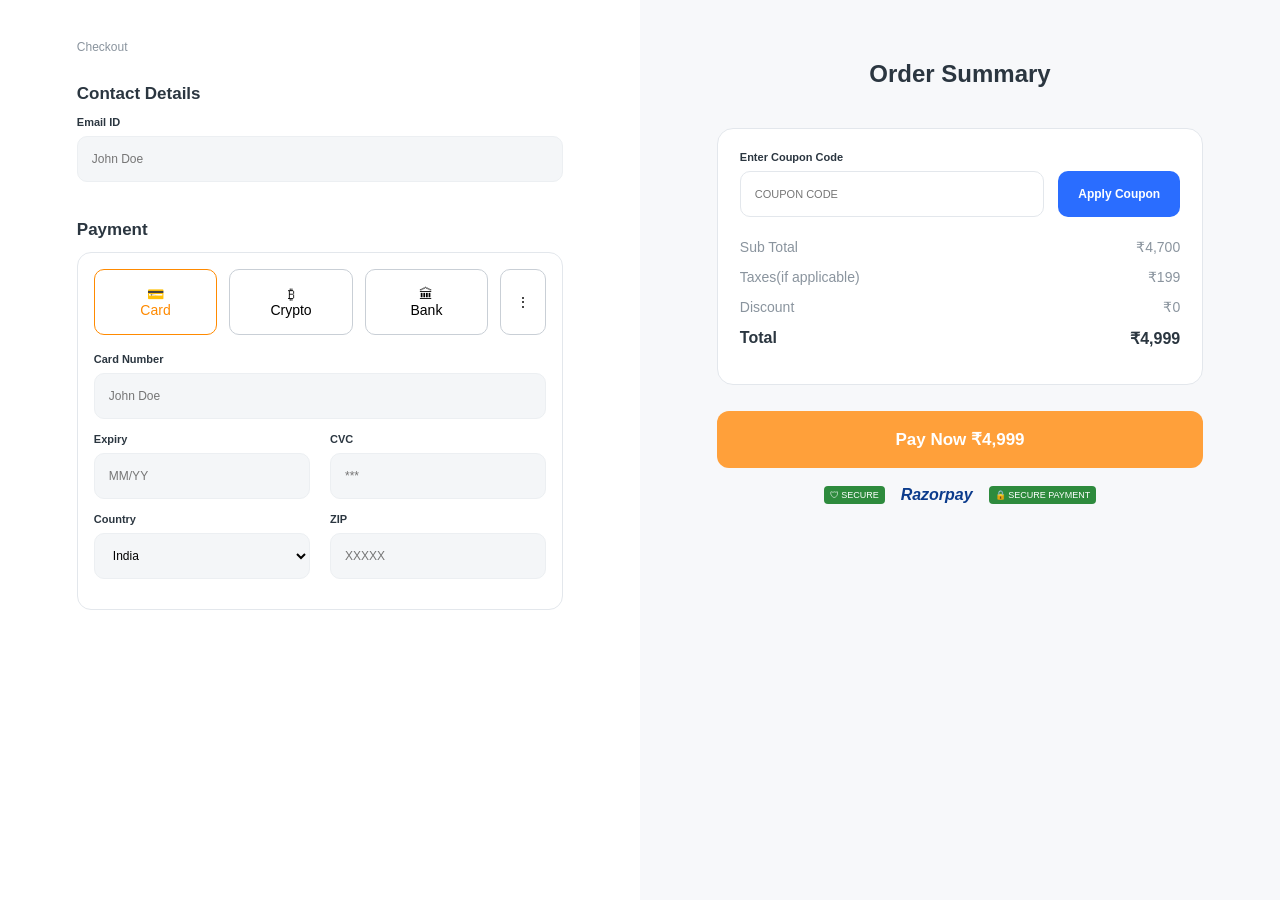
<file: checkout.html>
<!DOCTYPE html>
<html lang="en">
<head>
  <meta charset="UTF-8">
  <meta name="viewport" content="width=device-width, initial-scale=1.0">
  <link rel="stylesheet" href="style.css">
  <title>Thala 7 - Checkout</title>
</head>
<body class="checkout-body">
  <main class="checkout">
    <section class="checkout-left">
      <p class="crumb">Checkout</p>

      <h3>Contact Details</h3>
      <label class="small">Email ID</label>
      <input class="field" type="email" placeholder="John Doe">

      <h3>Payment</h3>
      <div class="pay-card">
        <div class="methods">
          <button class="method active">&#128179;<br>Card</button>
          <button class="method">&#8383;<br>Crypto</button>
          <button class="method">&#127963;<br>Bank</button>
          <button class="method more">&#8942;</button>
        </div>

        <label class="small">Card Number</label>
        <input class="field" type="text" placeholder="John Doe">

        <div class="two">
          <div>
            <label class="small">Expiry</label>
            <input class="field" type="text" placeholder="MM/YY">
          </div>
          <div>
            <label class="small">CVC</label>
            <input class="field" type="text" placeholder="***">
          </div>
        </div>

        <div class="two">
          <div>
            <label class="small">Country</label>
            <select class="field">
              <option>India</option>
              <option>USA</option>
              <option>UK</option>
            </select>
          </div>
          <div>
            <label class="small">ZIP</label>
            <input class="field" type="text" placeholder="XXXXX">
          </div>
        </div>
      </div>
    </section>

    <section class="checkout-right">
      <h2>Order Summary</h2>
      <div class="card">
        <label class="small">Enter Coupon Code</label>
        <div class="coupon">
          <input type="text" placeholder="COUPON CODE">
          <button class="btn-blue">Apply Coupon</button>
        </div>
        <div class="line"><span>Sub Total</span><span>&#8377;4,700</span></div>
        <div class="line"><span>Taxes(if applicable)</span><span>&#8377;199</span></div>
        <div class="line"><span>Discount</span><span>&#8377;0</span></div>
        <div class="line total"><span>Total</span><span>&#8377;4,999</span></div>
      </div>
      <a href="#" class="btn-pay">Pay Now &#8377;4,999</a>
      <div class="secure">
        <span class="badge">&#128737; SECURE</span>
        <b class="rzp">Razorpay</b>
        <span class="badge">&#128274; SECURE PAYMENT</span>
      </div>
    </section>
  </main>
</body>
</html>
</file>
<file: style.css>
/* ---------- Reset & base ---------- */
* { margin: 0; padding: 0; box-sizing: border-box; }
body { font-family: "Inter", "Poppins", Arial, sans-serif; color: #2b3640; background: #fff; }
a { text-decoration: none; color: inherit; }
ul { list-style: none; }
img { max-width: 100%; display: block; }
.container { width: 90%; max-width: 1200px; margin: 0 auto; }
.orange { color: #ff8a00; }

/* ---------- Navbar (Flexbox) ---------- */
.navbar { display: flex; align-items: center; justify-content: space-between; padding: 22px 0; }
.logo { font-size: 20px; font-weight: 700; color: #ff8a00; }
.logo span { color: #1f5bff; }
.menu { display: flex; gap: 38px; font-size: 13px; }
.nav-right { display: flex; align-items: center; gap: 14px; }
.search { display: flex; align-items: center; gap: 6px; border: 1px solid #e3e7ec; border-radius: 8px; padding: 6px 12px; background: #fff; }
.search input { border: none; outline: none; width: 110px; font-size: 12px; background: transparent; }
.cart-btn { border: 1px solid #cfd8ee; color: #1f5bff; border-radius: 8px; padding: 7px 12px; font-size: 12px; }
.avatar { width: 32px; height: 32px; border-radius: 50%; object-fit: cover; }

/* ---------- Landing: hero ---------- */
.hero { display: flex; align-items: center; justify-content: space-between; min-height: 480px; gap: 30px; }
.hero-left { flex: 1; }
.brand-tag { font-size: 22px; letter-spacing: 6px; font-weight: 600; margin-bottom: 20px; }
.hero-left h1 { font-size: 52px; line-height: 1.1; font-weight: 800; max-width: 420px; }
.hero-left p { margin: 20px 0 28px; max-width: 360px; font-size: 14px; line-height: 1.5; }
.btn-dark { display: inline-block; background: #2b3640; color: #fff; padding: 16px 44px; border-radius: 30px; font-size: 15px; }
.hero-right { flex: 1; background: #eef0f0; padding: 30px; }
.hero-right img { width: 100%; height: 400px; object-fit: cover; border-radius: 12px; }

/* ---------- Landing: service overview (full width) ---------- */
.service { width: 100%; background: #ff8a00; color: #fff; padding: 36px 0; }
.service-inner { width: 90%; max-width: 1200px; margin: 0 auto; display: flex; justify-content: space-between; flex-wrap: wrap; gap: 20px; }
.stat { display: flex; align-items: center; gap: 12px; }
.stat .ico { font-size: 34px; }
.stat b { display: block; font-size: 22px; }
.stat small { font-size: 14px; opacity: .8; }

/* ---------- Product page ---------- */
.breadcrumb { font-size: 11px; color: #5b6670; margin: 20px 0; }
.product { display: flex; gap: 32px; align-items: flex-start; }
.product-img { flex: 1; background: #f8f8f8; border-radius: 14px; padding: 30px; }
.product-img img { width: 100%; height: 330px; object-fit: contain; }
.product-info { flex: 1; }
.product-info h1 { font-size: 30px; line-height: 1.2; }
.desc { font-size: 12px; color: #5b6670; line-height: 1.6; margin: 16px 0 22px; }
.price-row { display: flex; align-items: center; gap: 20px; margin-bottom: 26px; }
.price { background: #eef3ff; color: #1f5bff; padding: 12px 18px; border-radius: 8px; font-size: 18px; }
.price b { font-size: 30px; }
.save { color: #4caf50; font-size: 20px; font-weight: 600; }
.tax { font-size: 13px; color: #5b6670; }
.buy-row { display: flex; gap: 12px; }
.qty { padding: 0 18px; height: 56px; border: none; border-radius: 10px; background: #f1f4f8; font-weight: 700; color: #2b3640; }
.btn-orange { display: flex; align-items: center; justify-content: center; width: 200px; height: 56px; background: #ff8a00; color: #fff; border-radius: 10px; font-weight: 600; font-size: 14px; }
.gallery { display: flex; gap: 16px; overflow-x: auto; margin: 30px 0; padding-bottom: 10px; }
.thumb { flex: 0 0 170px; height: 110px; background: #f8f8f8; border-radius: 10px; padding: 10px; }
.thumb img { width: 100%; height: 100%; object-fit: contain; }

/* ---------- Cart page ---------- */
.cart { display: flex; gap: 60px; align-items: flex-start; margin-top: 20px; }
.cart-left { flex: 1.2; }
.cart-right { flex: 1; }
.page-title { font-size: 34px; margin-bottom: 46px; }
table { width: 100%; border-collapse: collapse; font-size: 12px; }
th { text-align: left; font-weight: 400; color: #8a949e; padding-bottom: 12px; border-bottom: 1px solid #e3e7ec; }
td { padding: 18px 0; }
.q { font-weight: 700; }
.x { color: #ff4d4f; text-align: right; }
.continue { display: inline-block; margin-top: 200px; font-size: 18px; font-weight: 600; }

/* ---------- Shared card / coupon / pay ---------- */
.card { background: #fff; border: 1px solid #e3e7ec; border-radius: 16px; padding: 22px; }
.small { display: block; font-size: 11px; font-weight: 600; margin-bottom: 8px; }
.coupon { display: flex; gap: 14px; margin-bottom: 22px; }
.coupon input { flex: 1; min-width: 0; height: 46px; border: 1px solid #e3e7ec; border-radius: 10px; padding: 0 14px; font-size: 11px; }
.btn-blue { background: #2a6dff; color: #fff; border: none; border-radius: 10px; padding: 0 20px; font-size: 12px; font-weight: 600; cursor: pointer; }
.line { display: flex; justify-content: space-between; color: #8a949e; font-size: 14px; margin: 14px 0; }
.line.total { color: #2b3640; font-weight: 700; font-size: 16px; }
.btn-pay { display: block; margin-top: 26px; text-align: center; background: #ffa03a; color: #fff; padding: 18px; border-radius: 12px; font-size: 17px; font-weight: 700; }
.secure { display: flex; justify-content: center; align-items: center; gap: 16px; margin-top: 18px; }
.badge { background: #2e8b3d; color: #fff; font-size: 9px; padding: 4px 6px; border-radius: 4px; }
.rzp { color: #0b3b8c; font-style: italic; font-size: 16px; }

/* ---------- Checkout page ---------- */
.checkout { display: flex; min-height: 100vh; }
.checkout-left { flex: 1; padding: 40px 6%; }
.checkout-right { flex: 1; background: #f7f8fa; padding: 60px 6%; }
.checkout-right h2 { text-align: center; margin-bottom: 40px; }
.crumb { font-size: 12px; color: #8a949e; margin-bottom: 30px; }
.checkout-left h3 { margin: 24px 0 12px; font-size: 17px; }
.field { width: 100%; height: 46px; background: #f4f6f8; border: 1px solid #eceff2; border-radius: 10px; padding: 0 14px; font-size: 12px; margin-bottom: 14px; }
.pay-card { border: 1px solid #e3e7ec; border-radius: 14px; padding: 16px; }
.methods { display: flex; gap: 12px; margin-bottom: 18px; }
.method { flex: 1; height: 66px; background: #fff; border: 1px solid #c9cfd6; border-radius: 10px; font-size: 14px; cursor: pointer; }
.method.active { border-color: #ff8a00; color: #ff8a00; }
.method.more { flex: 0 0 46px; }
.two { display: flex; gap: 20px; }
.two > div { flex: 1; }

/* ---------- Responsive ---------- */
@media (max-width: 800px) {
  .menu { display: none; }
  .hero, .product, .cart, .checkout { flex-direction: column; }
  .hero-left h1 { font-size: 38px; }
  .continue { margin-top: 30px; }
}
</file>
